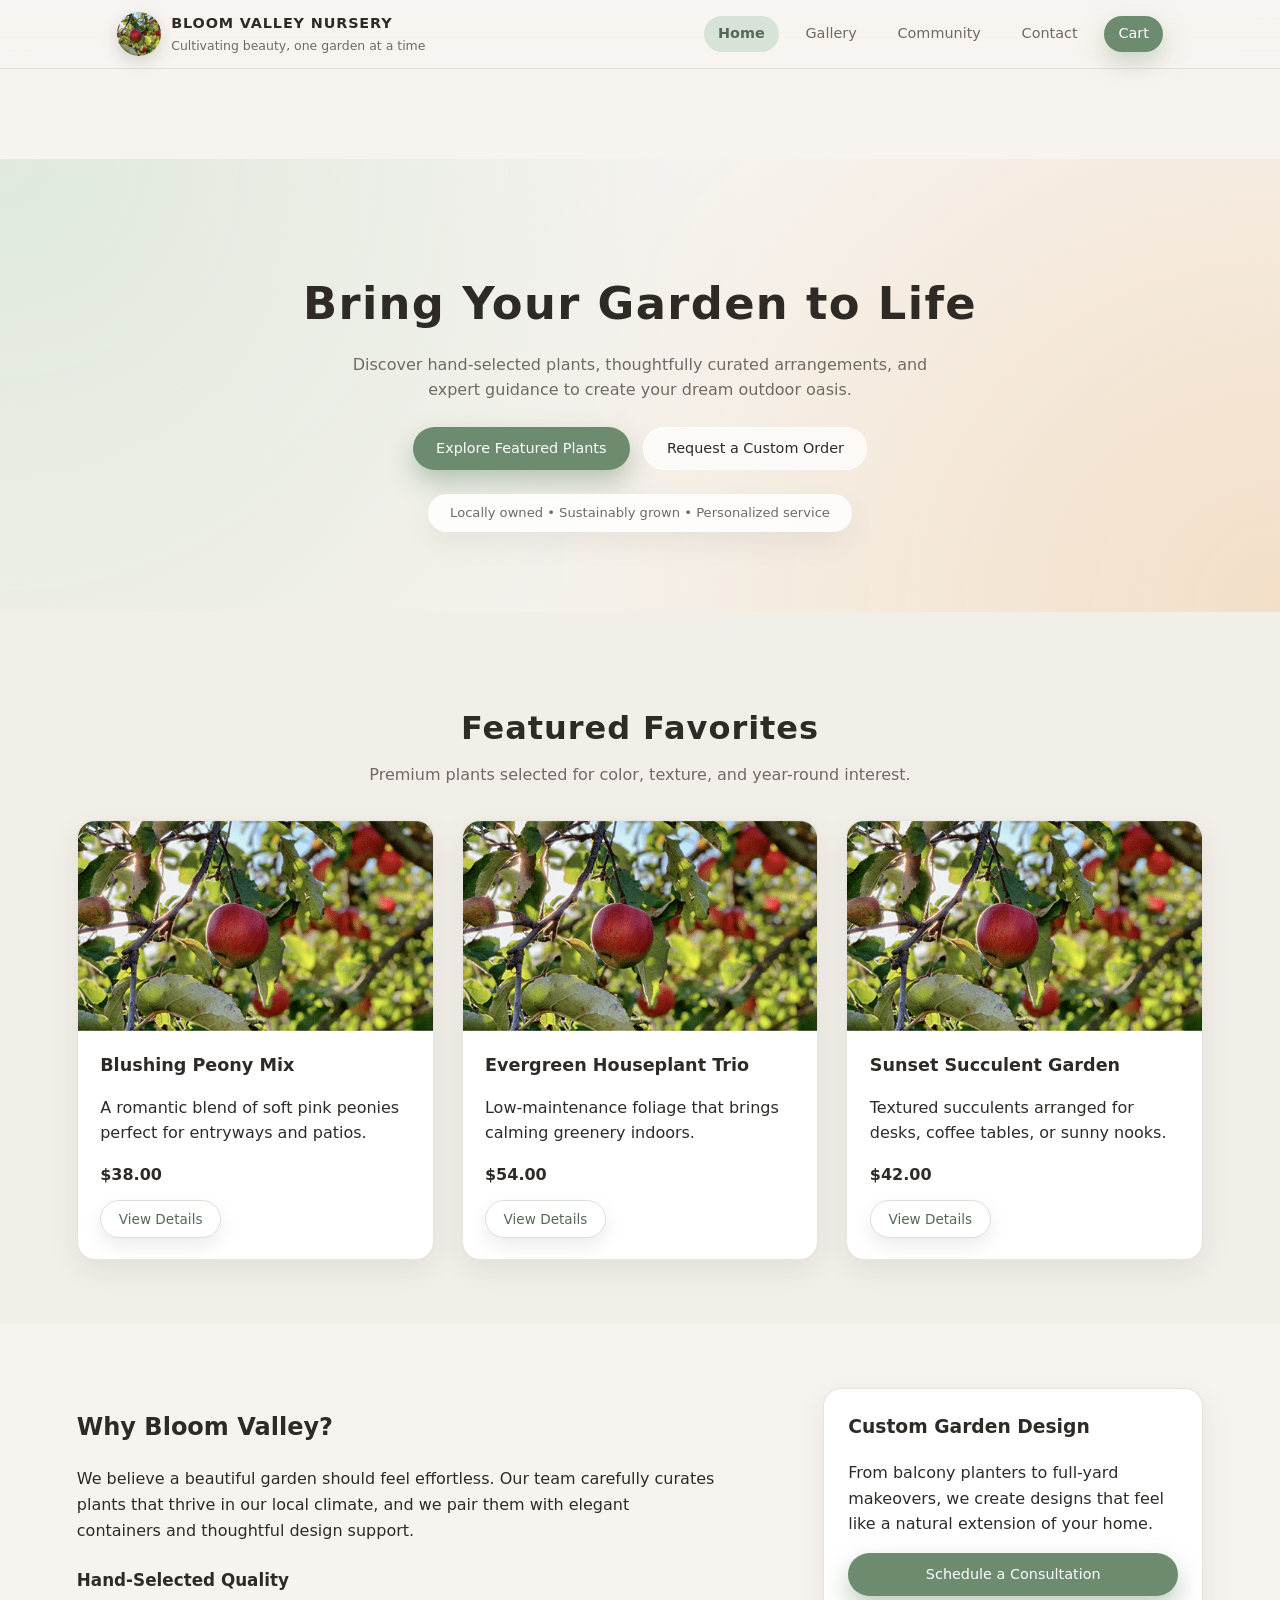
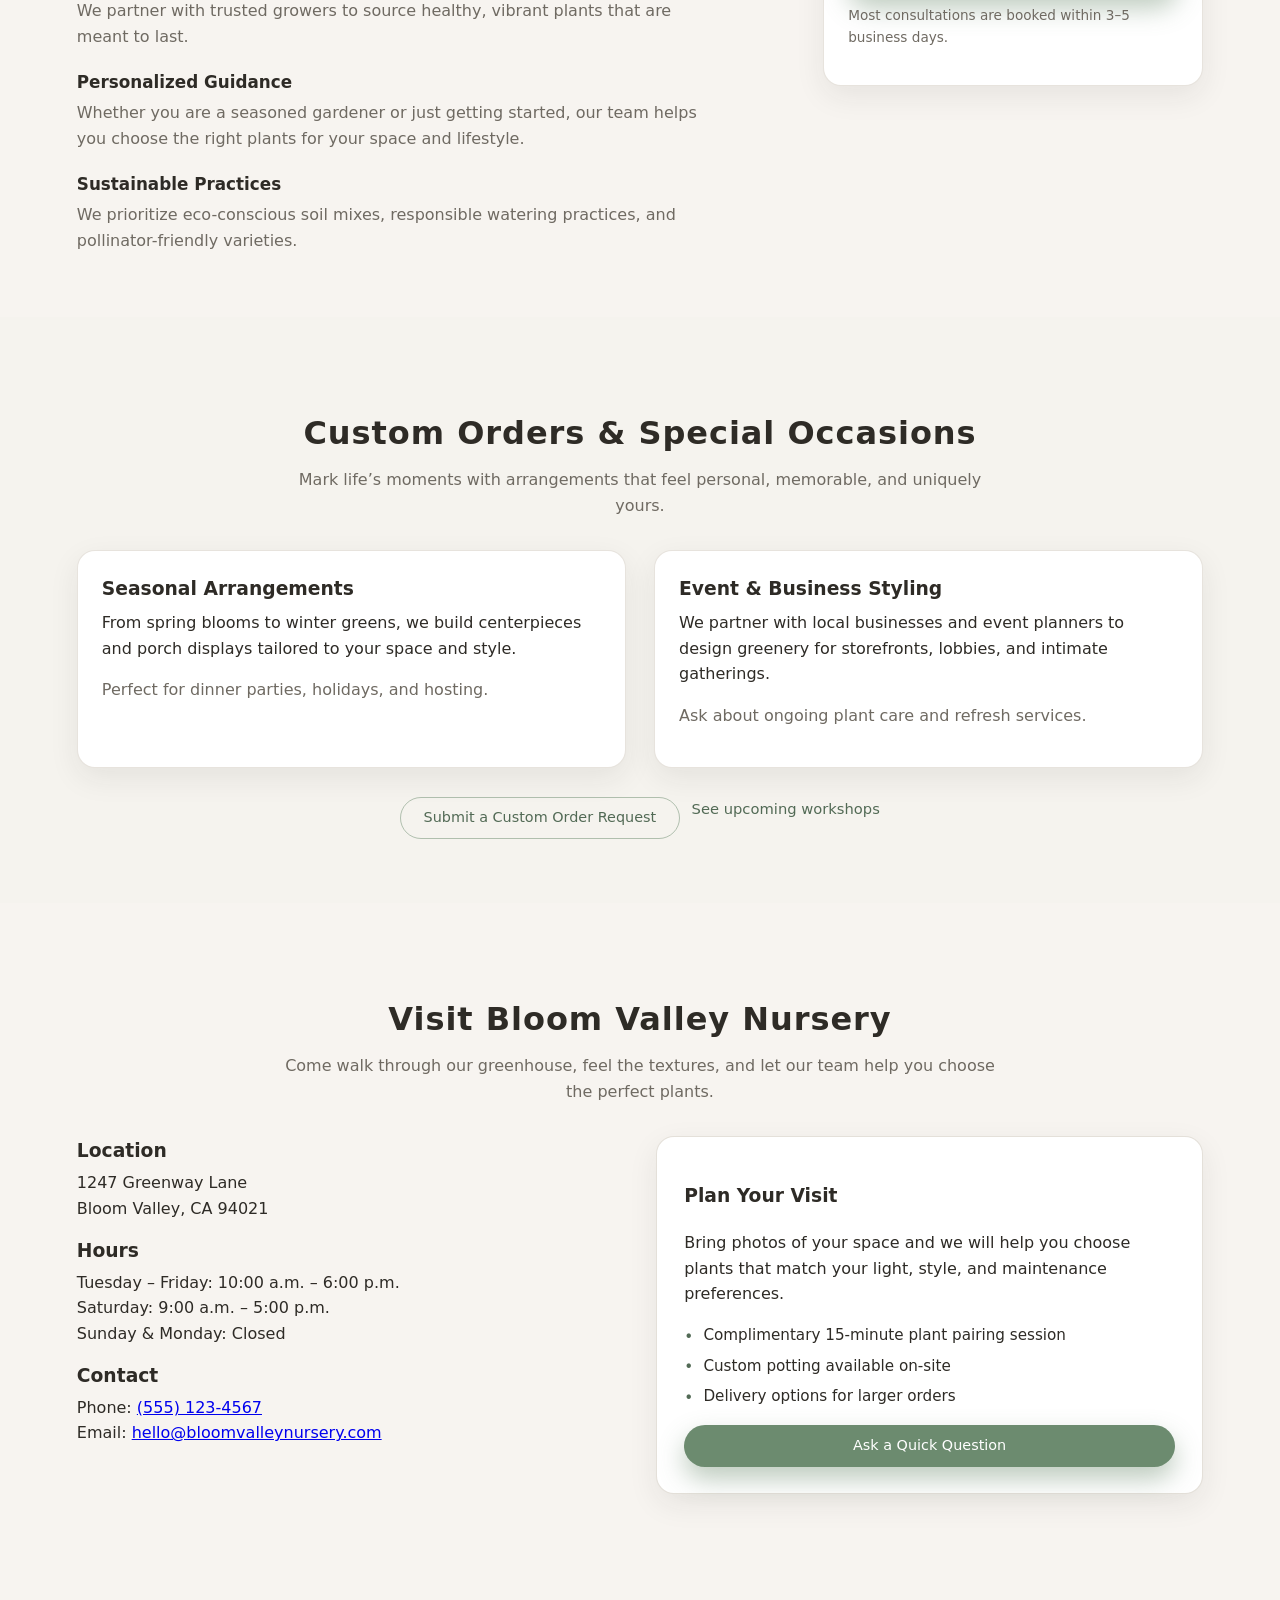
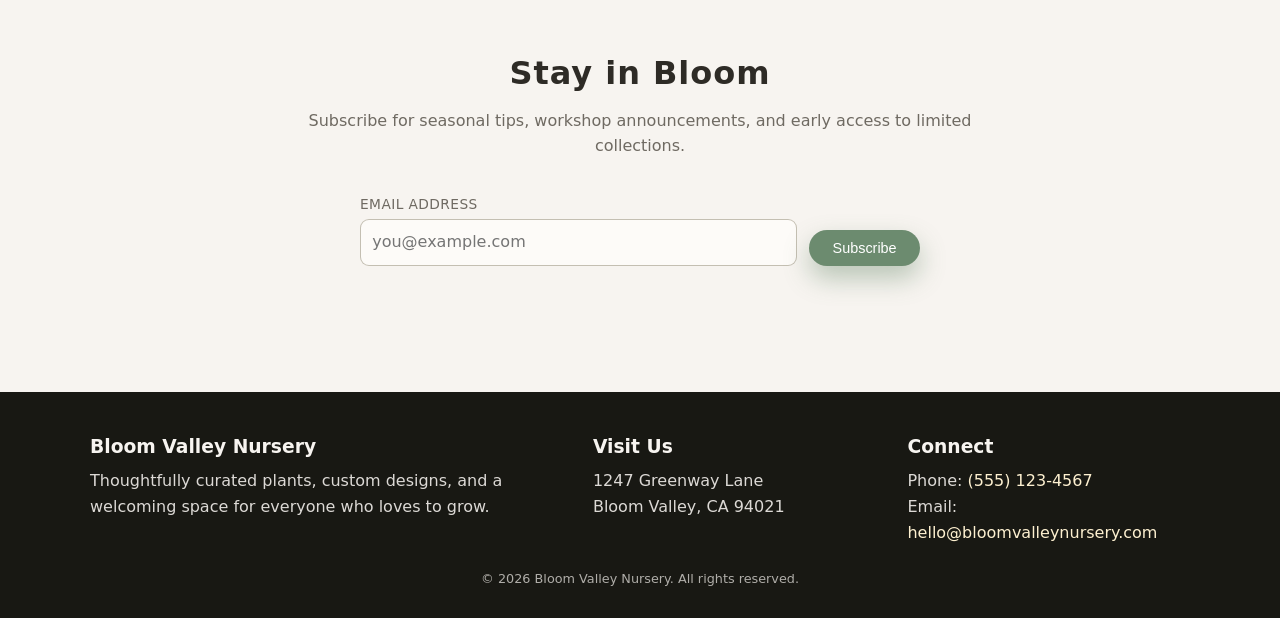
<file: WebDevClass/index.html>
<!DOCTYPE html>
<html lang="en">
<head>
  <meta charset="UTF-8">
  <title>Bloom Valley Nursery | Home</title>
  <meta name="viewport" content="width=device-width, initial-scale=1.0">
  <meta name="description" content="Bloom Valley Nursery – premium plants, garden design, and custom arrangements for your home and outdoor spaces.">
  <link rel="stylesheet" href="css/styles.css">
</head>
<body data-page="home">
  <a class="skip-link" href="#main-content">Skip to main content</a>

  <header class="site-header">
    <div class="header-inner">
      <a href="index.html" class="brand">
        <img src="images/Client1_AppleTree.png" alt="Bloom Valley Nursery logo" class="brand-logo">
        <div class="brand-text">
          <span class="brand-name">Bloom Valley Nursery</span>
          <span class="brand-tagline">Cultivating beauty, one garden at a time</span>
        </div>
      </a>

      <button class="nav-toggle" aria-label="Toggle navigation" aria-expanded="false" aria-controls="primary-nav">
        <span class="nav-toggle-bar"></span>
        <span class="nav-toggle-bar"></span>
        <span class="nav-toggle-bar"></span>
      </button>

      <nav id="primary-nav" class="site-nav" aria-label="Primary navigation">
        <ul>
          <li><a href="index.html" class="nav-link current">Home</a></li>
          <li><a href="gallery.html" class="nav-link">Gallery</a></li>
          <li><a href="community.html" class="nav-link">Community</a></li>
          <li><a href="contact.html" class="nav-link">Contact</a></li>
          <li><a href="cart.html" class="nav-link nav-cta">Cart</a></li>
        </ul>
      </nav>
    </div>
  </header>

  <main id="main-content">
    <section class="hero">
      <div class="hero-content">
        <h1>Bring Your Garden to Life</h1>
        <p>Discover hand-selected plants, thoughtfully curated arrangements, and expert guidance to create your dream outdoor oasis.</p>
        <div class="hero-actions">
          <a href="gallery.html" class="btn btn-primary">Explore Featured Plants</a>
          <a href="contact.html" class="btn btn-ghost">Request a Custom Order</a>
        </div>
      </div>
      <div class="hero-highlight">
        <p class="hero-pill">Locally owned • Sustainably grown • Personalized service</p>
      </div>
    </section>

    <section class="section section-featured" aria-labelledby="featured-products-heading">
      <div class="section-header">
        <h2 id="featured-products-heading">Featured Favorites</h2>
        <p>Premium plants selected for color, texture, and year-round interest.</p>
      </div>
      <div class="card-grid card-grid-3">
        <article class="product-card">
          <img src="images/Client1_AppleTree.png" alt="Potted flowering plant with soft pink blooms" class="product-image">
          <div class="product-body">
            <h3>Blushing Peony Mix</h3>
            <p>A romantic blend of soft pink peonies perfect for entryways and patios.</p>
            <p class="product-price">$38.00</p>
            <a href="gallery.html" class="btn btn-secondary btn-sm">View Details</a>
          </div>
        </article>
        <article class="product-card">
          <img src="images/Client1_AppleTree.png" alt="Array of green leafy houseplants in ceramic pots" class="product-image">
          <div class="product-body">
            <h3>Evergreen Houseplant Trio</h3>
            <p>Low-maintenance foliage that brings calming greenery indoors.</p>
            <p class="product-price">$54.00</p>
            <a href="gallery.html" class="btn btn-secondary btn-sm">View Details</a>
          </div>
        </article>
        <article class="product-card">
          <img src="images/Client1_AppleTree.png" alt="Succulent arrangement in a shallow stone container" class="product-image">
          <div class="product-body">
            <h3>Sunset Succulent Garden</h3>
            <p>Textured succulents arranged for desks, coffee tables, or sunny nooks.</p>
            <p class="product-price">$42.00</p>
            <a href="gallery.html" class="btn btn-secondary btn-sm">View Details</a>
          </div>
        </article>
      </div>
    </section>

    <section class="section section-split" aria-labelledby="why-shop-heading">
      <div class="section-content">
        <h2 id="why-shop-heading">Why Bloom Valley?</h2>
        <p>We believe a beautiful garden should feel effortless. Our team carefully curates plants that thrive in our local climate, and we pair them with elegant containers and thoughtful design support.</p>
        <ul class="icon-list">
          <li>
            <h3>Hand-Selected Quality</h3>
            <p>We partner with trusted growers to source healthy, vibrant plants that are meant to last.</p>
          </li>
          <li>
            <h3>Personalized Guidance</h3>
            <p>Whether you are a seasoned gardener or just getting started, our team helps you choose the right plants for your space and lifestyle.</p>
          </li>
          <li>
            <h3>Sustainable Practices</h3>
            <p>We prioritize eco-conscious soil mixes, responsible watering practices, and pollinator-friendly varieties.</p>
          </li>
        </ul>
      </div>
      <aside class="section-aside" aria-label="Custom design highlights">
        <div class="aside-card">
          <h3>Custom Garden Design</h3>
          <p>From balcony planters to full-yard makeovers, we create designs that feel like a natural extension of your home.</p>
          <a href="contact.html" class="btn btn-primary btn-block">Schedule a Consultation</a>
          <p class="aside-note">Most consultations are booked within 3–5 business days.</p>
        </div>
      </aside>
    </section>

    <section class="section section-custom" aria-labelledby="custom-orders-heading">
      <div class="section-header">
        <h2 id="custom-orders-heading">Custom Orders & Special Occasions</h2>
        <p>Mark life’s moments with arrangements that feel personal, memorable, and uniquely yours.</p>
      </div>
      <div class="card-grid card-grid-2">
        <article class="info-card">
          <h3>Seasonal Arrangements</h3>
          <p>From spring blooms to winter greens, we build centerpieces and porch displays tailored to your space and style.</p>
          <p class="muted">Perfect for dinner parties, holidays, and hosting.</p>
        </article>
        <article class="info-card">
          <h3>Event & Business Styling</h3>
          <p>We partner with local businesses and event planners to design greenery for storefronts, lobbies, and intimate gatherings.</p>
          <p class="muted">Ask about ongoing plant care and refresh services.</p>
        </article>
      </div>
      <div class="section-cta-row">
        <a href="contact.html" class="btn btn-outline">Submit a Custom Order Request</a>
        <a href="community.html" class="link-inline">See upcoming workshops</a>
      </div>
    </section>

    <section class="section section-visit" aria-labelledby="visit-heading">
      <div class="section-header">
        <h2 id="visit-heading">Visit Bloom Valley Nursery</h2>
        <p>Come walk through our greenhouse, feel the textures, and let our team help you choose the perfect plants.</p>
      </div>
      <div class="visit-grid">
        <div class="visit-details">
          <h3>Location</h3>
          <p>1247 Greenway Lane<br>Bloom Valley, CA 94021</p>

          <h3>Hours</h3>
          <p>
            Tuesday – Friday: 10:00 a.m. – 6:00 p.m.<br>
            Saturday: 9:00 a.m. – 5:00 p.m.<br>
            Sunday & Monday: Closed
          </p>

          <h3>Contact</h3>
          <p>
            Phone: <a href="tel:+15551234567">(555) 123-4567</a><br>
            Email: <a href="mailto:hello@bloomvalleynursery.com">hello@bloomvalleynursery.com</a>
          </p>
        </div>
        <div class="visit-cta">
          <div class="visit-card">
            <h3>Plan Your Visit</h3>
            <p>Bring photos of your space and we will help you choose plants that match your light, style, and maintenance preferences.</p>
            <ul class="checklist">
              <li>Complimentary 15-minute plant pairing session</li>
              <li>Custom potting available on-site</li>
              <li>Delivery options for larger orders</li>
            </ul>
            <a href="contact.html" class="btn btn-primary btn-block">Ask a Quick Question</a>
          </div>
        </div>
      </div>
    </section>

    <section class="section section-subscribe" aria-labelledby="subscribe-heading">
      <div class="section-header">
        <h2 id="subscribe-heading">Stay in Bloom</h2>
        <p>Subscribe for seasonal tips, workshop announcements, and early access to limited collections.</p>
      </div>
      <form id="subscribe-form" class="form-inline" novalidate>
        <div class="form-group">
          <label for="subscribe-email">Email address</label>
          <input type="email" id="subscribe-email" name="subscribe-email" required placeholder="you@example.com">
        </div>
        <button type="submit" class="btn btn-primary">Subscribe</button>
      </form>
      <p id="subscribe-message" class="form-message" role="status" aria-live="polite"></p>
    </section>
  </main>

  <footer class="site-footer">
    <div class="footer-inner">
      <div class="footer-column">
        <h3>Bloom Valley Nursery</h3>
        <p>Thoughtfully curated plants, custom designs, and a welcoming space for everyone who loves to grow.</p>
      </div>
      <div class="footer-column">
        <h3>Visit Us</h3>
        <p>1247 Greenway Lane<br>Bloom Valley, CA 94021</p>
      </div>
      <div class="footer-column">
        <h3>Connect</h3>
        <p>
          Phone: <a href="tel:+15551234567">(555) 123-4567</a><br>
          Email: <a href="mailto:hello@bloomvalleynursery.com">hello@bloomvalleynursery.com</a>
        </p>
      </div>
    </div>
    <p class="footer-bottom">&copy; <span id="footer-year"></span> Bloom Valley Nursery. All rights reserved.</p>
  </footer>

  <script src="js/app.js"></script>
</body>
</html>
</file>
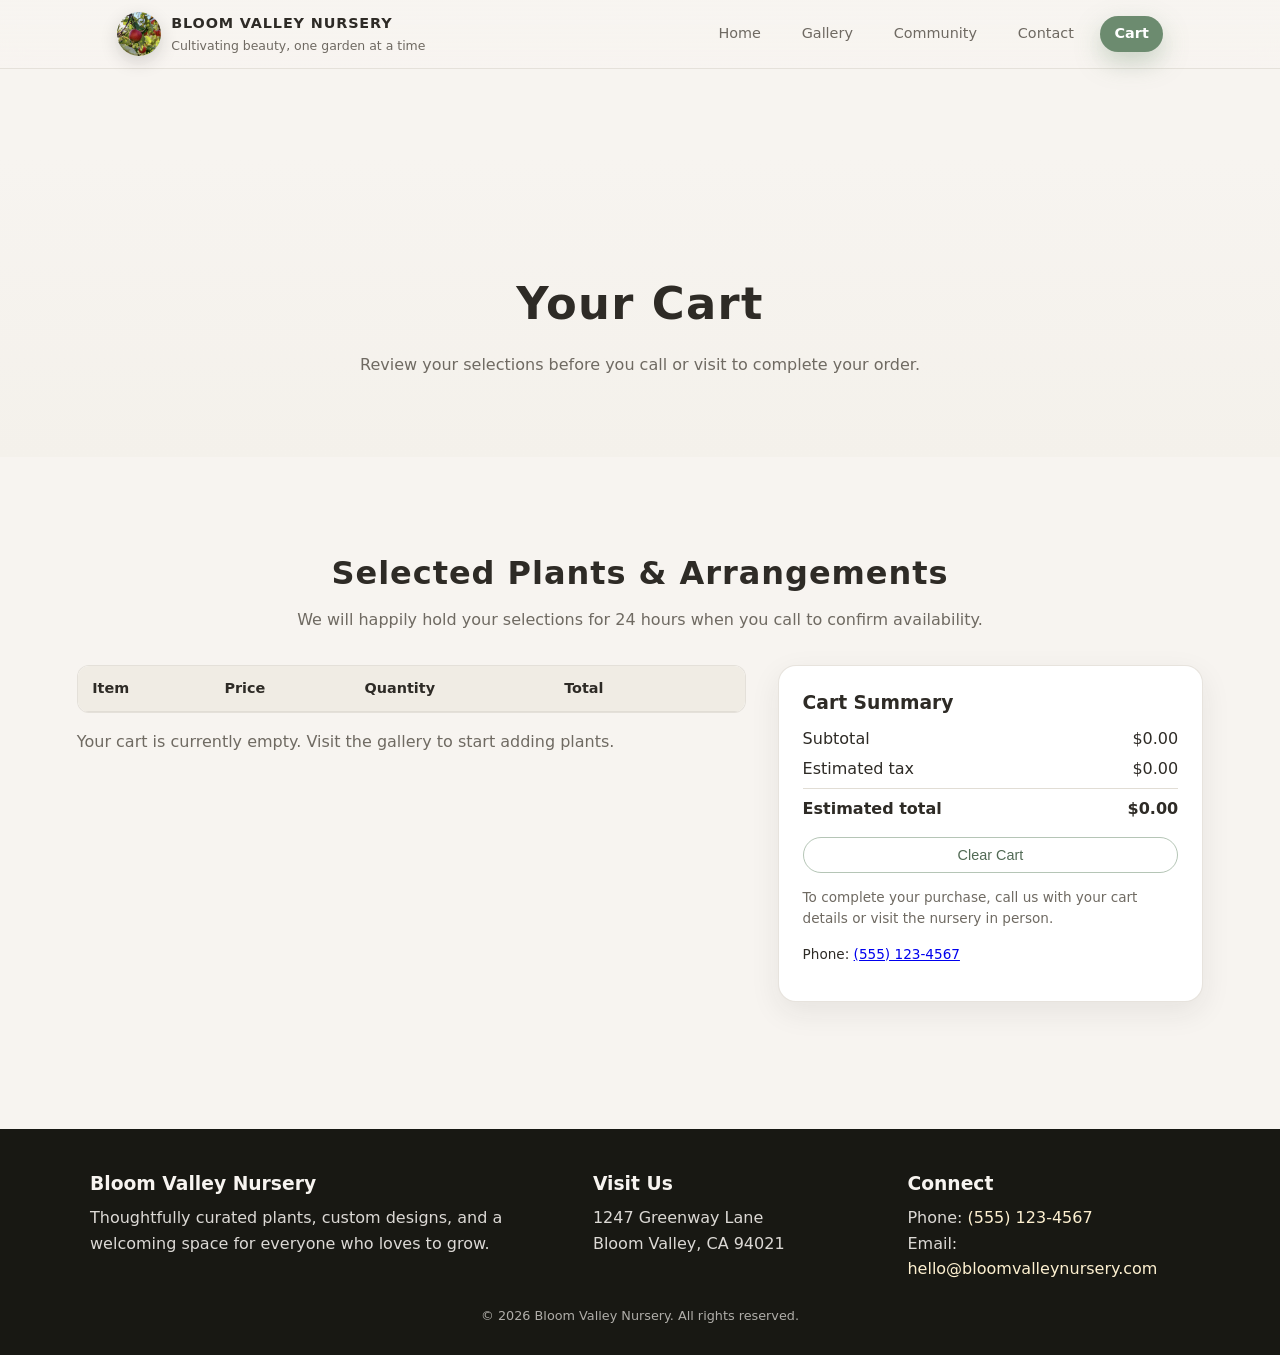
<file: WebDevClass/cart.html>
<!DOCTYPE html>
<html lang="en">
<head>
  <meta charset="UTF-8">
  <title>Bloom Valley Nursery | Cart</title>
  <meta name="viewport" content="width=device-width, initial-scale=1.0">
  <meta name="description" content="Review your Bloom Valley Nursery cart, adjust quantities, and finalize your plant selections.">
  <link rel="stylesheet" href="css/styles.css">
</head>
<body data-page="cart">
  <a class="skip-link" href="#main-content">Skip to main content</a>

  <header class="site-header">
    <div class="header-inner">
      <a href="index.html" class="brand">
        <img src="images/Client1_AppleTree.png" alt="Bloom Valley Nursery logo" class="brand-logo">
        <div class="brand-text">
          <span class="brand-name">Bloom Valley Nursery</span>
          <span class="brand-tagline">Cultivating beauty, one garden at a time</span>
        </div>
      </a>

      <button class="nav-toggle" aria-label="Toggle navigation" aria-expanded="false" aria-controls="primary-nav">
        <span class="nav-toggle-bar"></span>
        <span class="nav-toggle-bar"></span>
        <span class="nav-toggle-bar"></span>
      </button>

      <nav id="primary-nav" class="site-nav" aria-label="Primary navigation">
        <ul>
          <li><a href="index.html" class="nav-link">Home</a></li>
          <li><a href="gallery.html" class="nav-link">Gallery</a></li>
          <li><a href="community.html" class="nav-link">Community</a></li>
          <li><a href="contact.html" class="nav-link">Contact</a></li>
          <li><a href="cart.html" class="nav-link nav-cta current">Cart</a></li>
        </ul>
      </nav>
    </div>
  </header>

  <main id="main-content">
    <section class="hero hero-soft">
      <div class="hero-content">
        <h1>Your Cart</h1>
        <p>Review your selections before you call or visit to complete your order.</p>
      </div>
    </section>

    <section class="section section-cart" aria-labelledby="cart-heading">
      <div class="section-header">
        <h2 id="cart-heading">Selected Plants & Arrangements</h2>
        <p>We will happily hold your selections for 24 hours when you call to confirm availability.</p>
      </div>

      <div class="cart-layout">
        <div class="cart-main">
          <div class="table-scroll">
            <table class="cart-table" aria-describedby="cart-heading">
              <thead>
                <tr>
                  <th scope="col">Item</th>
                  <th scope="col">Price</th>
                  <th scope="col">Quantity</th>
                  <th scope="col">Total</th>
                  <th scope="col"><span class="visually-hidden">Remove item</span></th>
                </tr>
              </thead>
              <tbody id="cart-items">
                <!-- Cart items populated by JavaScript -->
              </tbody>
            </table>
          </div>
          <p id="cart-empty-message" class="muted" aria-live="polite"></p>
        </div>

        <aside class="cart-summary" aria-label="Order summary">
          <div class="summary-card">
            <h3>Cart Summary</h3>
            <dl class="summary-list">
              <div class="summary-row">
                <dt>Subtotal</dt>
                <dd id="cart-subtotal">$0.00</dd>
              </div>
              <div class="summary-row">
                <dt>Estimated tax</dt>
                <dd id="cart-tax">$0.00</dd>
              </div>
              <div class="summary-row summary-row-total">
                <dt>Estimated total</dt>
                <dd id="cart-total">$0.00</dd>
              </div>
            </dl>
            <button id="clear-cart-btn" class="btn btn-outline btn-block" type="button">Clear Cart</button>
            <p class="muted small">To complete your purchase, call us with your cart details or visit the nursery in person.</p>
            <p class="small">Phone: <a href="tel:+15551234567">(555) 123-4567</a></p>
          </div>
        </aside>
      </div>

      <p id="cart-message" class="form-message" role="status" aria-live="polite"></p>
    </section>
  </main>

  <footer class="site-footer">
    <div class="footer-inner">
      <div class="footer-column">
        <h3>Bloom Valley Nursery</h3>
        <p>Thoughtfully curated plants, custom designs, and a welcoming space for everyone who loves to grow.</p>
      </div>
      <div class="footer-column">
        <h3>Visit Us</h3>
        <p>1247 Greenway Lane<br>Bloom Valley, CA 94021</p>
      </div>
      <div class="footer-column">
        <h3>Connect</h3>
        <p>
          Phone: <a href="tel:+15551234567">(555) 123-4567</a><br>
          Email: <a href="mailto:hello@bloomvalleynursery.com">hello@bloomvalleynursery.com</a>
        </p>
      </div>
    </div>
    <p class="footer-bottom">&copy; <span id="footer-year"></span> Bloom Valley Nursery. All rights reserved.</p>
  </footer>

  <script src="js/app.js"></script>
</body>
</html>
</file>
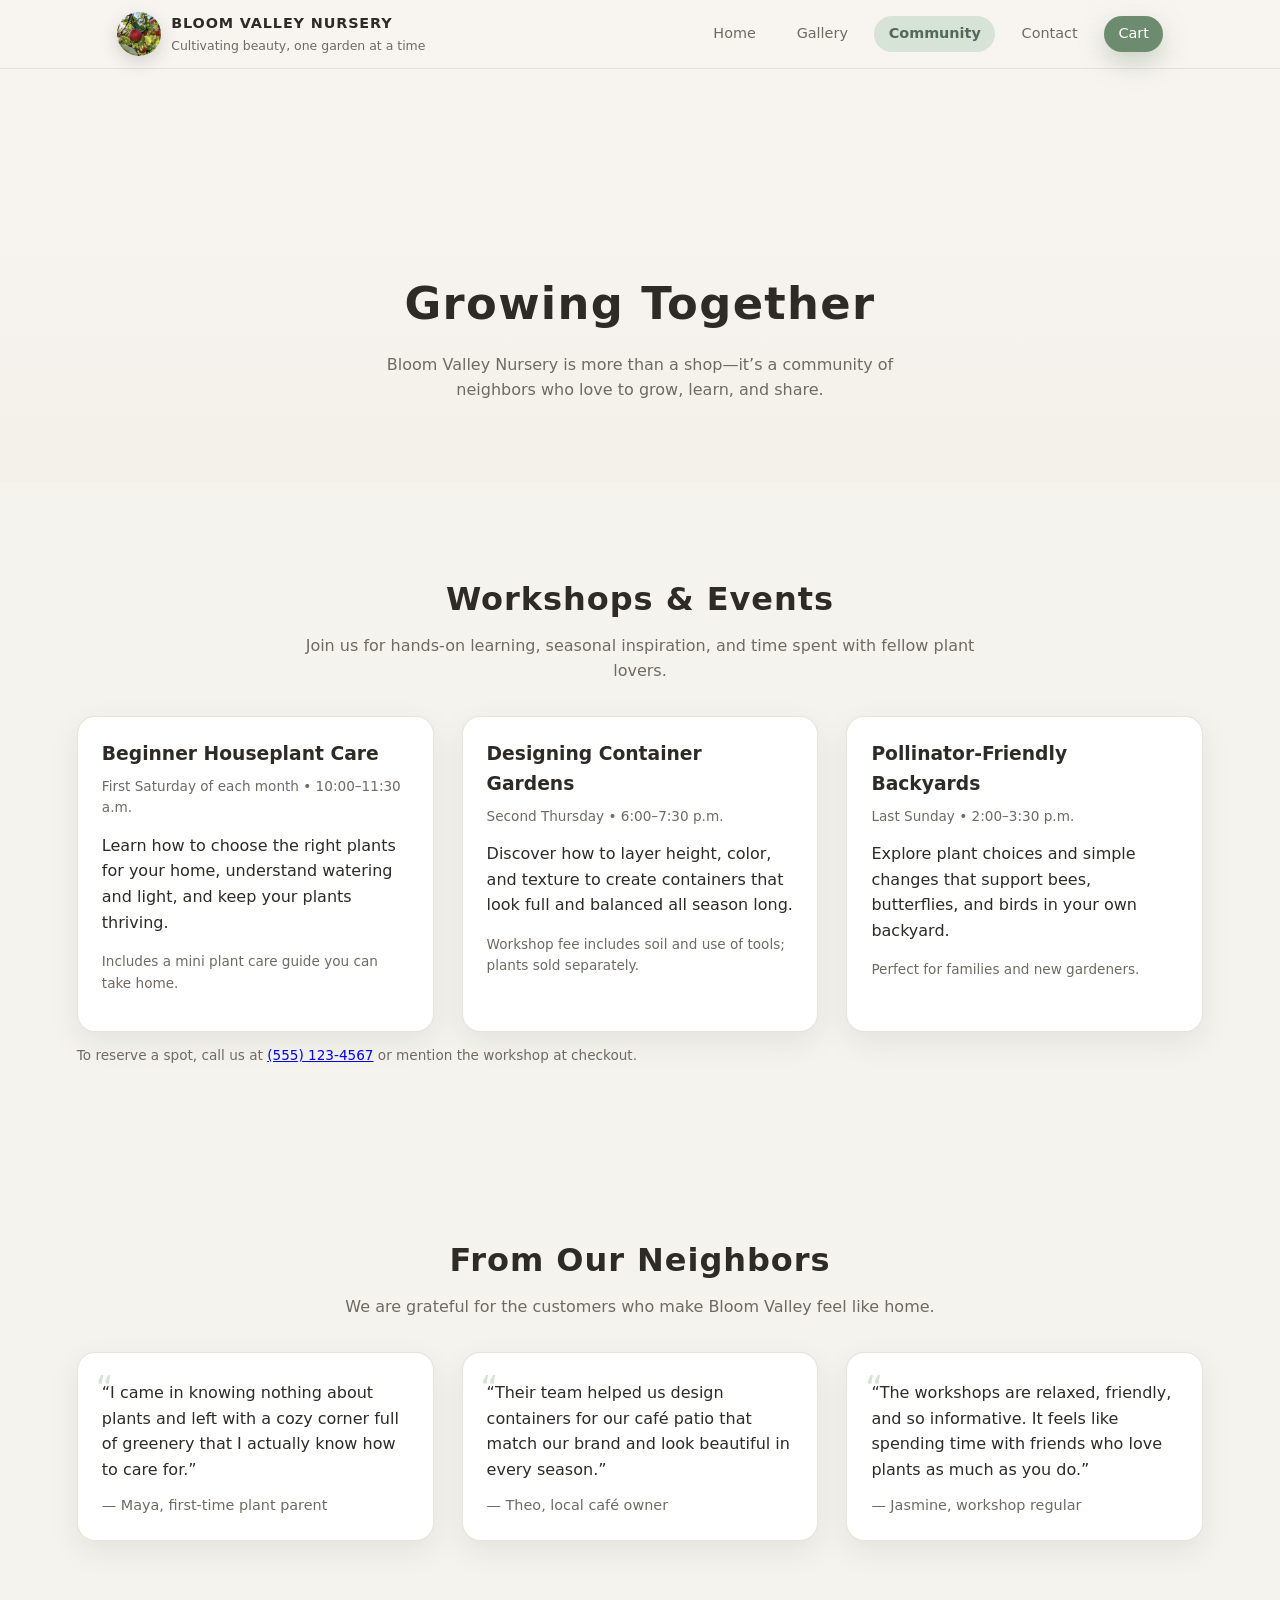
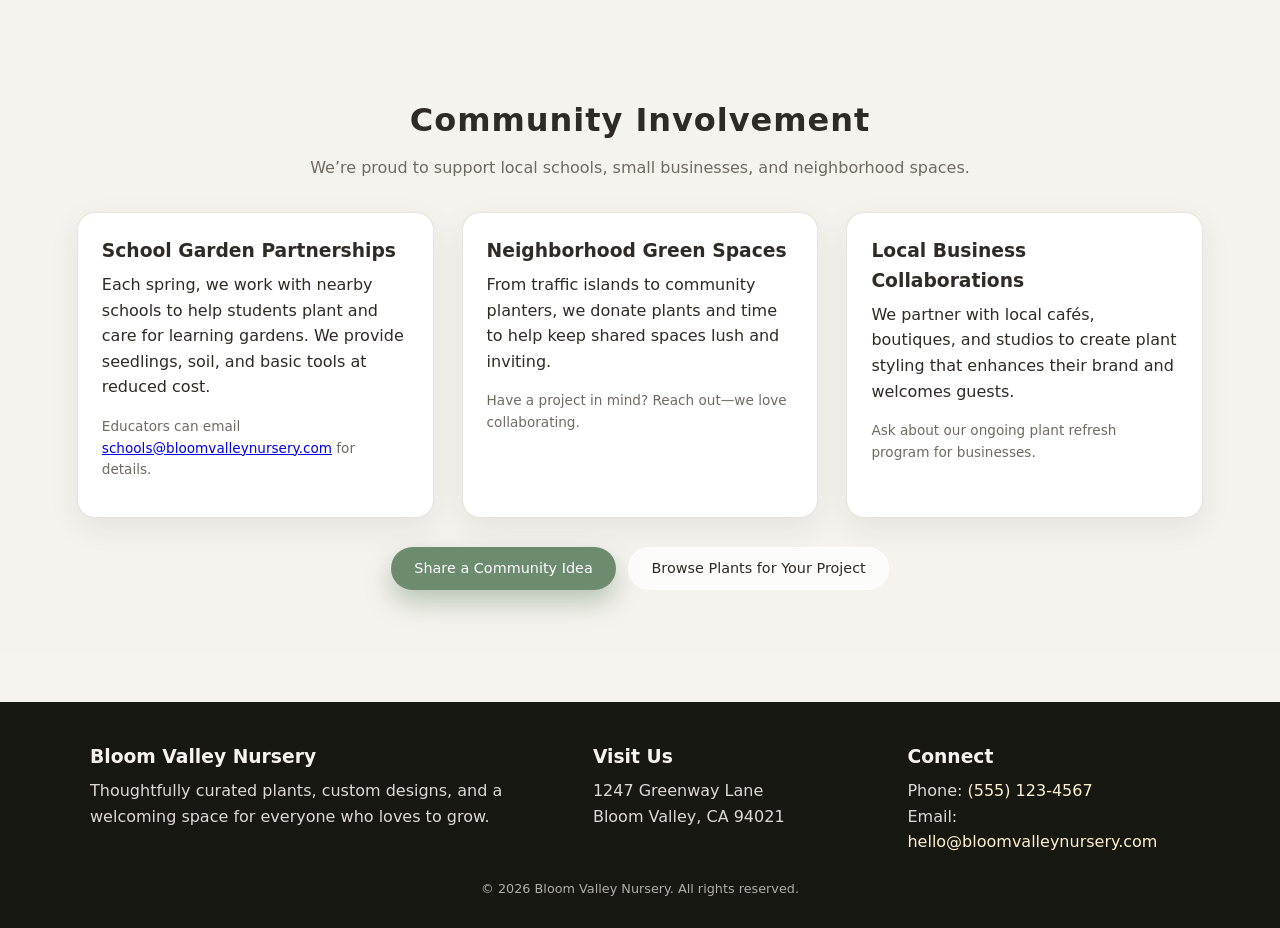
<file: WebDevClass/community.html>
<!DOCTYPE html>
<html lang="en">
<head>
  <meta charset="UTF-8">
  <title>Bloom Valley Nursery | Community & Workshops</title>
  <meta name="viewport" content="width=device-width, initial-scale=1.0">
  <meta name="description" content="Explore Bloom Valley Nursery community events, gardening workshops, and local partnerships.">
  <link rel="stylesheet" href="css/styles.css">
</head>
<body data-page="community">
  <a class="skip-link" href="#main-content">Skip to main content</a>

  <header class="site-header">
    <div class="header-inner">
      <a href="index.html" class="brand">
        <img src="images/Client1_AppleTree.png" alt="Bloom Valley Nursery logo" class="brand-logo">
        <div class="brand-text">
          <span class="brand-name">Bloom Valley Nursery</span>
          <span class="brand-tagline">Cultivating beauty, one garden at a time</span>
        </div>
      </a>

      <button class="nav-toggle" aria-label="Toggle navigation" aria-expanded="false" aria-controls="primary-nav">
        <span class="nav-toggle-bar"></span>
        <span class="nav-toggle-bar"></span>
        <span class="nav-toggle-bar"></span>
      </button>

      <nav id="primary-nav" class="site-nav" aria-label="Primary navigation">
        <ul>
          <li><a href="index.html" class="nav-link">Home</a></li>
          <li><a href="gallery.html" class="nav-link">Gallery</a></li>
          <li><a href="community.html" class="nav-link current">Community</a></li>
          <li><a href="contact.html" class="nav-link">Contact</a></li>
          <li><a href="cart.html" class="nav-link nav-cta">Cart</a></li>
        </ul>
      </nav>
    </div>
  </header>

  <main id="main-content">
    <section class="hero hero-soft">
      <div class="hero-content">
        <h1>Growing Together</h1>
        <p>Bloom Valley Nursery is more than a shop—it’s a community of neighbors who love to grow, learn, and share.</p>
      </div>
    </section>

    <section class="section section-community" aria-labelledby="events-heading">
      <div class="section-header">
        <h2 id="events-heading">Workshops & Events</h2>
        <p>Join us for hands-on learning, seasonal inspiration, and time spent with fellow plant lovers.</p>
      </div>
      <div class="card-grid card-grid-3">
        <article class="info-card">
          <h3>Beginner Houseplant Care</h3>
          <p class="muted small">First Saturday of each month • 10:00–11:30 a.m.</p>
          <p>Learn how to choose the right plants for your home, understand watering and light, and keep your plants thriving.</p>
          <p class="muted small">Includes a mini plant care guide you can take home.</p>
        </article>
        <article class="info-card">
          <h3>Designing Container Gardens</h3>
          <p class="muted small">Second Thursday • 6:00–7:30 p.m.</p>
          <p>Discover how to layer height, color, and texture to create containers that look full and balanced all season long.</p>
          <p class="muted small">Workshop fee includes soil and use of tools; plants sold separately.</p>
        </article>
        <article class="info-card">
          <h3>Pollinator-Friendly Backyards</h3>
          <p class="muted small">Last Sunday • 2:00–3:30 p.m.</p>
          <p>Explore plant choices and simple changes that support bees, butterflies, and birds in your own backyard.</p>
          <p class="muted small">Perfect for families and new gardeners.</p>
        </article>
      </div>
      <p class="muted small">To reserve a spot, call us at <a href="tel:+15551234567">(555) 123-4567</a> or mention the workshop at checkout.</p>
    </section>

    <section class="section section-community" aria-labelledby="testimonials-heading">
      <div class="section-header">
        <h2 id="testimonials-heading">From Our Neighbors</h2>
        <p>We are grateful for the customers who make Bloom Valley feel like home.</p>
      </div>
      <div class="card-grid card-grid-3">
        <article class="testimonial-card">
          <p class="testimonial-quote">“I came in knowing nothing about plants and left with a cozy corner full of greenery that I actually know how to care for.”</p>
          <p class="testimonial-name">— Maya, first-time plant parent</p>
        </article>
        <article class="testimonial-card">
          <p class="testimonial-quote">“Their team helped us design containers for our café patio that match our brand and look beautiful in every season.”</p>
          <p class="testimonial-name">— Theo, local café owner</p>
        </article>
        <article class="testimonial-card">
          <p class="testimonial-quote">“The workshops are relaxed, friendly, and so informative. It feels like spending time with friends who love plants as much as you do.”</p>
          <p class="testimonial-name">— Jasmine, workshop regular</p>
        </article>
      </div>
    </section>

    <section class="section section-community" aria-labelledby="involvement-heading">
      <div class="section-header">
        <h2 id="involvement-heading">Community Involvement</h2>
        <p>We’re proud to support local schools, small businesses, and neighborhood spaces.</p>
      </div>
      <div class="community-grid">
        <article class="info-card">
          <h3>School Garden Partnerships</h3>
          <p>Each spring, we work with nearby schools to help students plant and care for learning gardens. We provide seedlings, soil, and basic tools at reduced cost.</p>
          <p class="muted small">Educators can email <a href="mailto:schools@bloomvalleynursery.com">schools@bloomvalleynursery.com</a> for details.</p>
        </article>
        <article class="info-card">
          <h3>Neighborhood Green Spaces</h3>
          <p>From traffic islands to community planters, we donate plants and time to help keep shared spaces lush and inviting.</p>
          <p class="muted small">Have a project in mind? Reach out—we love collaborating.</p>
        </article>
        <article class="info-card">
          <h3>Local Business Collaborations</h3>
          <p>We partner with local cafés, boutiques, and studios to create plant styling that enhances their brand and welcomes guests.</p>
          <p class="muted small">Ask about our ongoing plant refresh program for businesses.</p>
        </article>
      </div>
      <div class="section-cta-row">
        <a href="contact.html" class="btn btn-primary">Share a Community Idea</a>
        <a href="gallery.html" class="btn btn-ghost">Browse Plants for Your Project</a>
      </div>
    </section>
  </main>

  <footer class="site-footer">
    <div class="footer-inner">
      <div class="footer-column">
        <h3>Bloom Valley Nursery</h3>
        <p>Thoughtfully curated plants, custom designs, and a welcoming space for everyone who loves to grow.</p>
      </div>
      <div class="footer-column">
        <h3>Visit Us</h3>
        <p>1247 Greenway Lane<br>Bloom Valley, CA 94021</p>
      </div>
      <div class="footer-column">
        <h3>Connect</h3>
        <p>
          Phone: <a href="tel:+15551234567">(555) 123-4567</a><br>
          Email: <a href="mailto:hello@bloomvalleynursery.com">hello@bloomvalleynursery.com</a>
        </p>
      </div>
    </div>
    <p class="footer-bottom">&copy; <span id="footer-year"></span> Bloom Valley Nursery. All rights reserved.</p>
  </footer>

  <script src="js/app.js"></script>
</body>
</html>
</file>
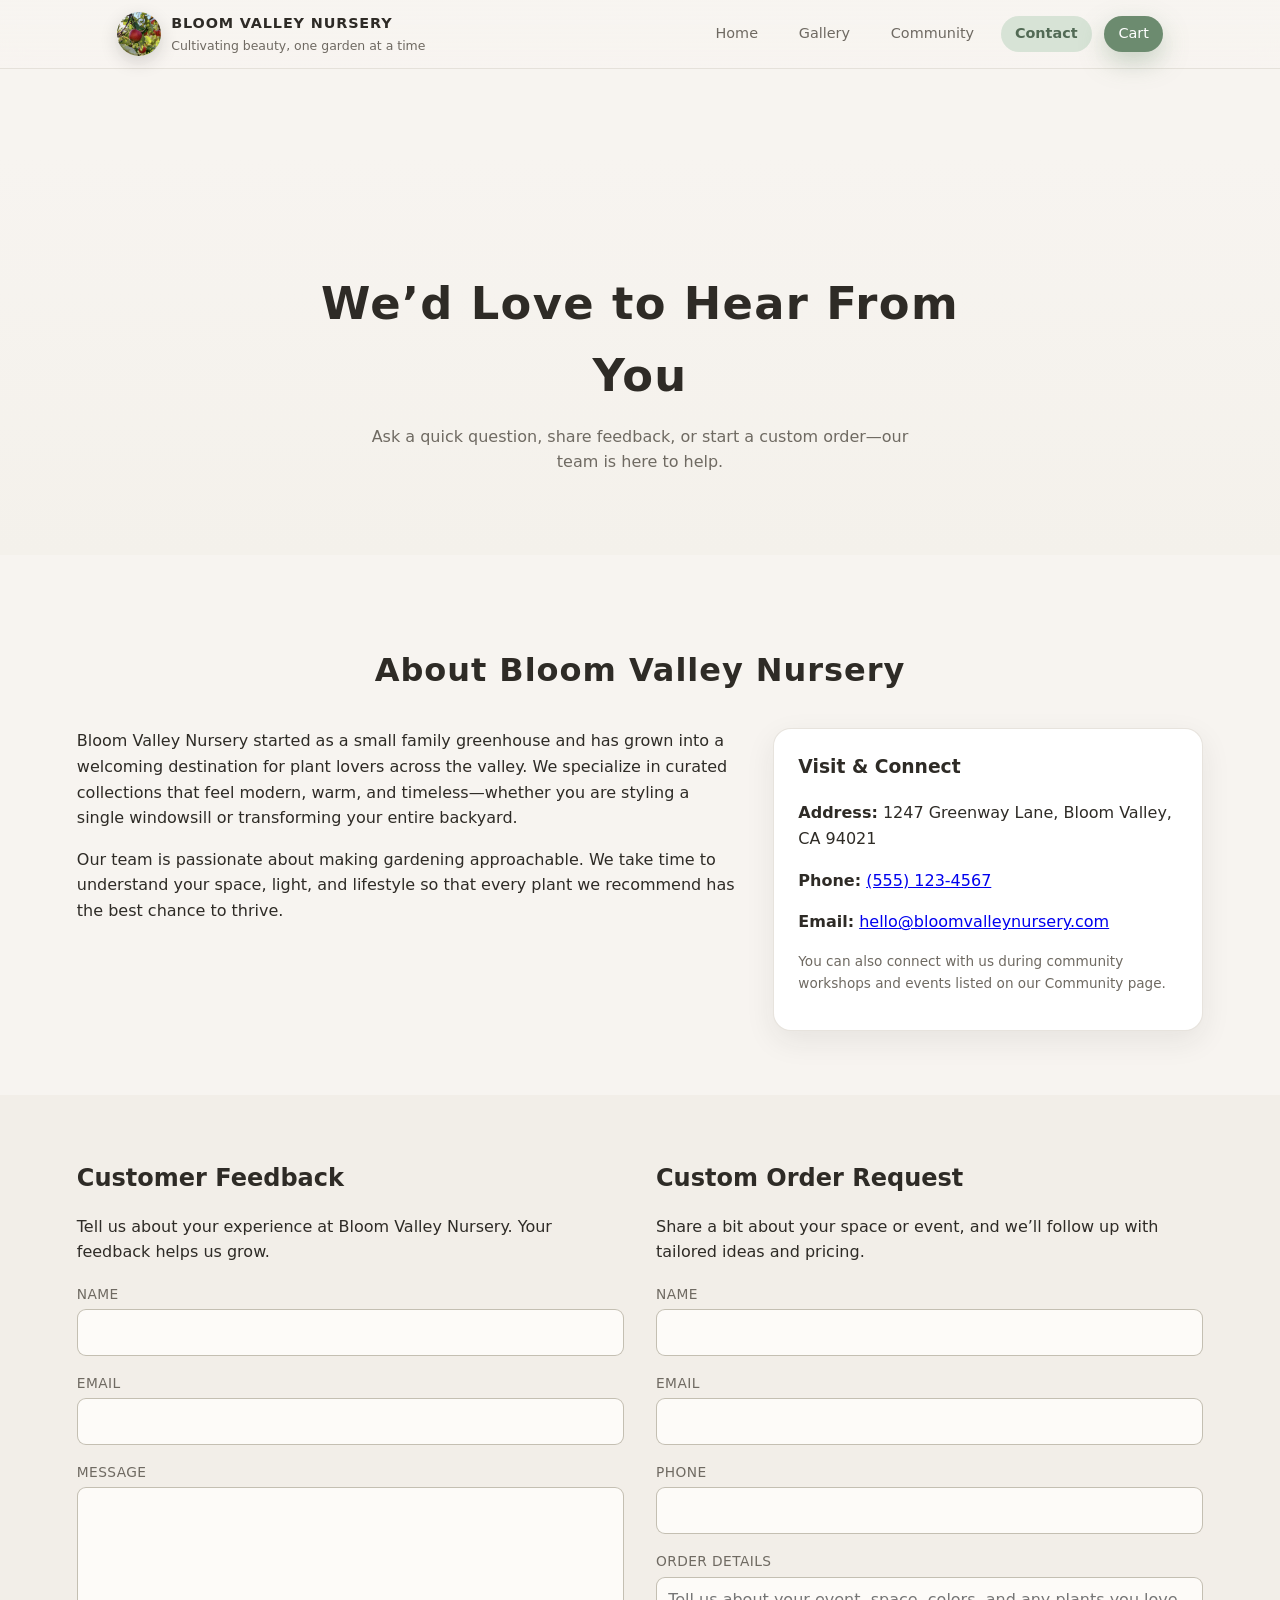
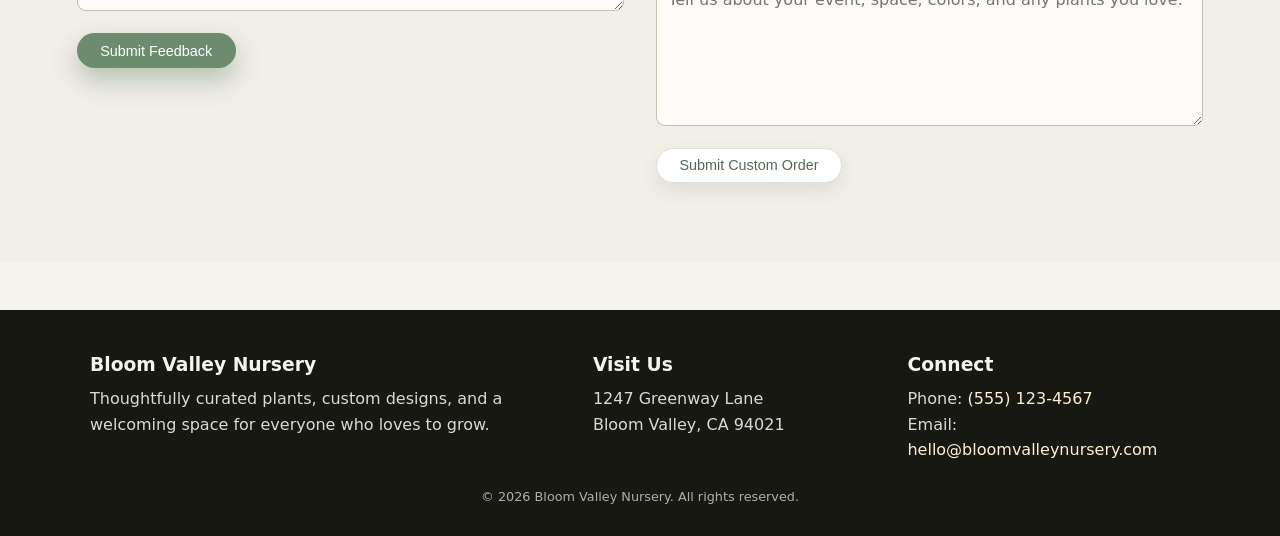
<file: WebDevClass/contact.html>
<!DOCTYPE html>
<html lang="en">
<head>
  <meta charset="UTF-8">
  <title>Bloom Valley Nursery | Contact & Custom Orders</title>
  <meta name="viewport" content="width=device-width, initial-scale=1.0">
  <meta name="description" content="Contact Bloom Valley Nursery, share feedback, and submit custom plant and arrangement requests.">
  <link rel="stylesheet" href="css/styles.css">
</head>
<body data-page="contact">
  <a class="skip-link" href="#main-content">Skip to main content</a>

  <header class="site-header">
    <div class="header-inner">
      <a href="index.html" class="brand">
        <img src="images/Client1_AppleTree.png" alt="Bloom Valley Nursery logo" class="brand-logo">
        <div class="brand-text">
          <span class="brand-name">Bloom Valley Nursery</span>
          <span class="brand-tagline">Cultivating beauty, one garden at a time</span>
        </div>
      </a>

      <button class="nav-toggle" aria-label="Toggle navigation" aria-expanded="false" aria-controls="primary-nav">
        <span class="nav-toggle-bar"></span>
        <span class="nav-toggle-bar"></span>
        <span class="nav-toggle-bar"></span>
      </button>

      <nav id="primary-nav" class="site-nav" aria-label="Primary navigation">
        <ul>
          <li><a href="index.html" class="nav-link">Home</a></li>
          <li><a href="gallery.html" class="nav-link">Gallery</a></li>
          <li><a href="community.html" class="nav-link">Community</a></li>
          <li><a href="contact.html" class="nav-link current">Contact</a></li>
          <li><a href="cart.html" class="nav-link nav-cta">Cart</a></li>
        </ul>
      </nav>
    </div>
  </header>

  <main id="main-content">
    <section class="hero hero-soft">
      <div class="hero-content">
        <h1>We’d Love to Hear From You</h1>
        <p>Ask a quick question, share feedback, or start a custom order—our team is here to help.</p>
      </div>
    </section>

    <section class="section section-about" aria-labelledby="about-heading">
      <div class="section-header">
        <h2 id="about-heading">About Bloom Valley Nursery</h2>
      </div>
      <div class="about-layout">
        <div class="about-text">
          <p>Bloom Valley Nursery started as a small family greenhouse and has grown into a welcoming destination for plant lovers across the valley. We specialize in curated collections that feel modern, warm, and timeless—whether you are styling a single windowsill or transforming your entire backyard.</p>
          <p>Our team is passionate about making gardening approachable. We take time to understand your space, light, and lifestyle so that every plant we recommend has the best chance to thrive.</p>
        </div>
        <div class="about-highlight">
          <div class="aside-card">
            <h3>Visit & Connect</h3>
            <p><strong>Address:</strong> 1247 Greenway Lane, Bloom Valley, CA 94021</p>
            <p><strong>Phone:</strong> <a href="tel:+15551234567">(555) 123-4567</a></p>
            <p><strong>Email:</strong> <a href="mailto:hello@bloomvalleynursery.com">hello@bloomvalleynursery.com</a></p>
            <p class="muted small">You can also connect with us during community workshops and events listed on our Community page.</p>
          </div>
        </div>
      </div>
    </section>

    <section class="section section-forms" aria-labelledby="feedback-heading">
      <div class="forms-grid">
        <article class="form-card" aria-labelledby="feedback-heading">
          <h2 id="feedback-heading">Customer Feedback</h2>
          <p>Tell us about your experience at Bloom Valley Nursery. Your feedback helps us grow.</p>
          <form id="feedback-form" novalidate>
            <div class="form-group">
              <label for="feedback-name">Name</label>
              <input type="text" id="feedback-name" name="feedback-name" required>
            </div>
            <div class="form-group">
              <label for="feedback-email">Email</label>
              <input type="email" id="feedback-email" name="feedback-email" required>
            </div>
            <div class="form-group">
              <label for="feedback-message">Message</label>
              <textarea id="feedback-message" name="feedback-message" rows="4" required></textarea>
            </div>
            <button type="submit" class="btn btn-primary">Submit Feedback</button>
            <p id="feedback-message-status" class="form-message" role="status" aria-live="polite"></p>
          </form>
        </article>

        <article class="form-card" aria-labelledby="custom-order-heading">
          <h2 id="custom-order-heading">Custom Order Request</h2>
          <p>Share a bit about your space or event, and we’ll follow up with tailored ideas and pricing.</p>
          <form id="custom-order-form" novalidate>
            <div class="form-group">
              <label for="order-name">Name</label>
              <input type="text" id="order-name" name="order-name" required>
            </div>
            <div class="form-group">
              <label for="order-email">Email</label>
              <input type="email" id="order-email" name="order-email" required>
            </div>
            <div class="form-group">
              <label for="order-phone">Phone</label>
              <input type="tel" id="order-phone" name="order-phone" required>
            </div>
            <div class="form-group">
              <label for="order-details">Order details</label>
              <textarea id="order-details" name="order-details" rows="5" placeholder="Tell us about your event, space, colors, and any plants you love." required></textarea>
            </div>
            <button type="submit" class="btn btn-secondary">Submit Custom Order</button>
            <p id="order-message-status" class="form-message" role="status" aria-live="polite"></p>
          </form>
        </article>
      </div>
    </section>
  </main>

  <footer class="site-footer">
    <div class="footer-inner">
      <div class="footer-column">
        <h3>Bloom Valley Nursery</h3>
        <p>Thoughtfully curated plants, custom designs, and a welcoming space for everyone who loves to grow.</p>
      </div>
      <div class="footer-column">
        <h3>Visit Us</h3>
        <p>1247 Greenway Lane<br>Bloom Valley, CA 94021</p>
      </div>
      <div class="footer-column">
        <h3>Connect</h3>
        <p>
          Phone: <a href="tel:+15551234567">(555) 123-4567</a><br>
          Email: <a href="mailto:hello@bloomvalleynursery.com">hello@bloomvalleynursery.com</a>
        </p>
      </div>
    </div>
    <p class="footer-bottom">&copy; <span id="footer-year"></span> Bloom Valley Nursery. All rights reserved.</p>
  </footer>

  <script src="js/app.js"></script>
</body>
</html>
</file>
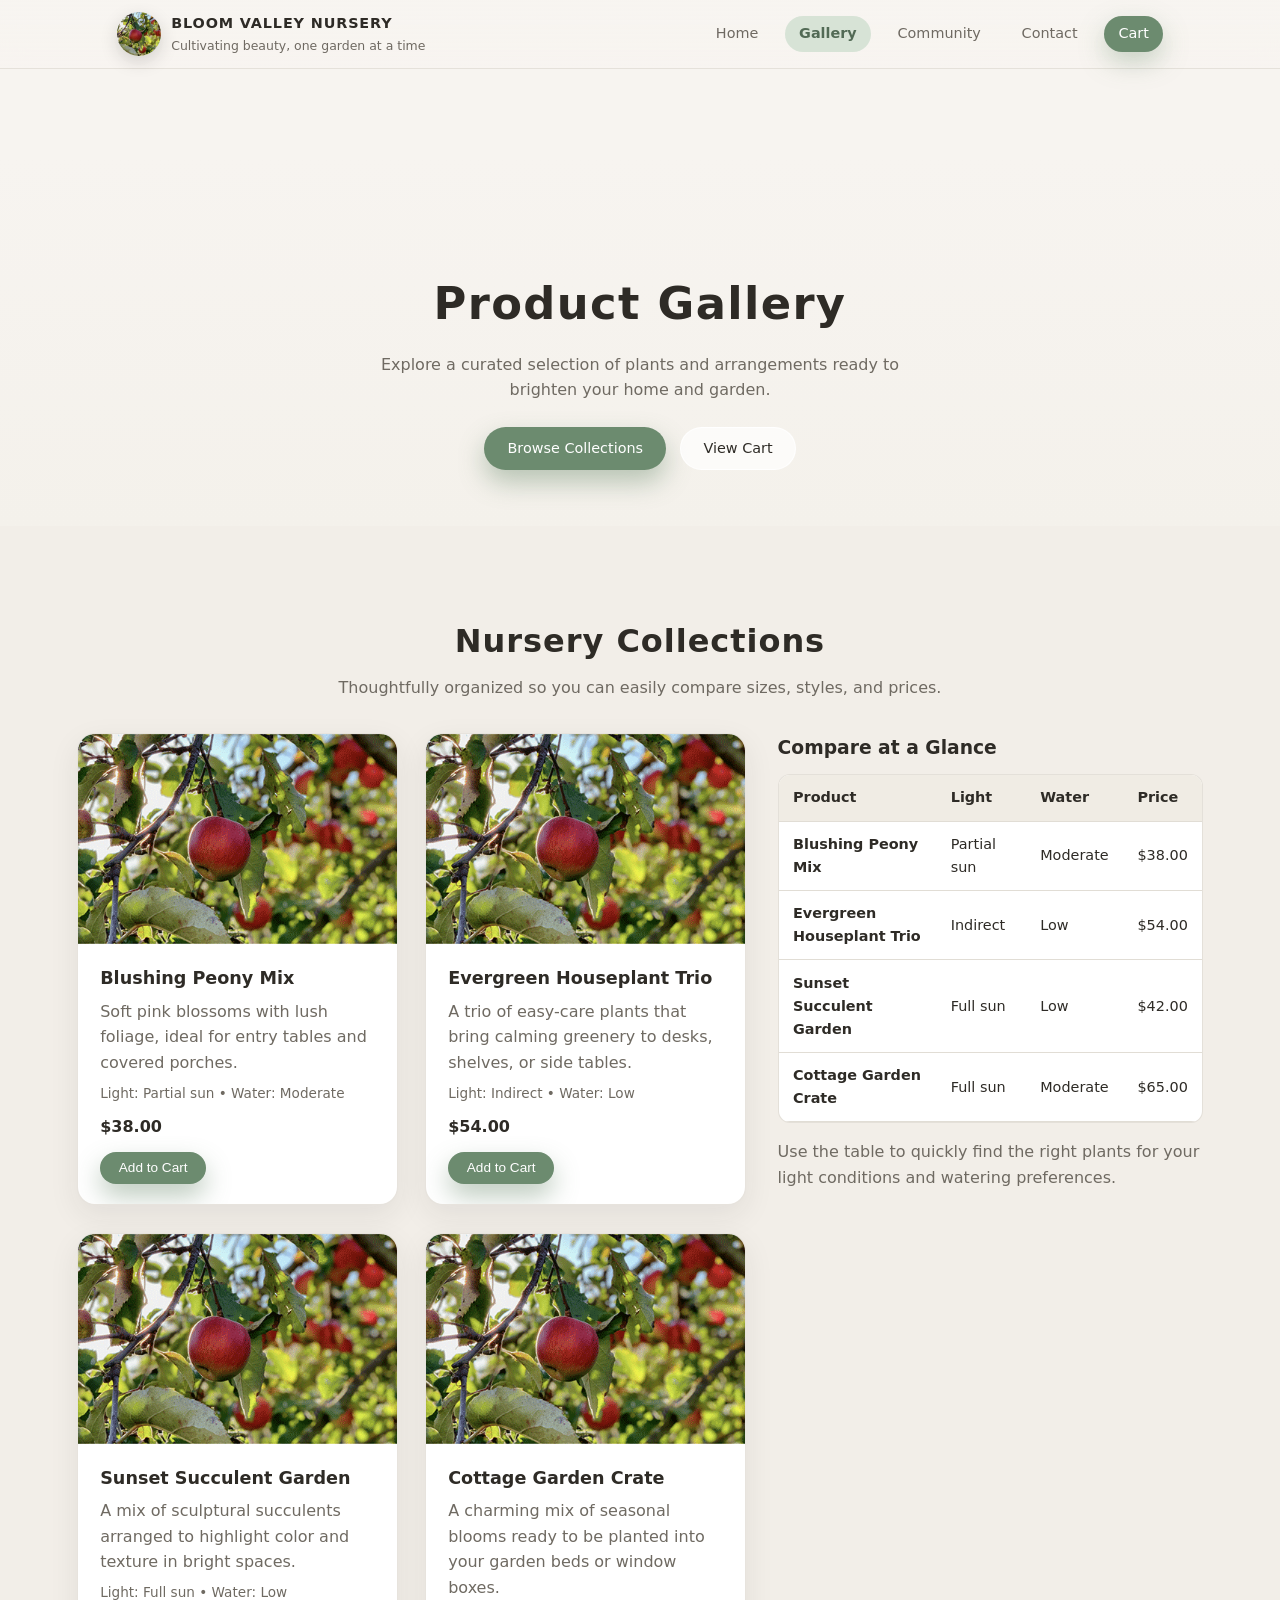
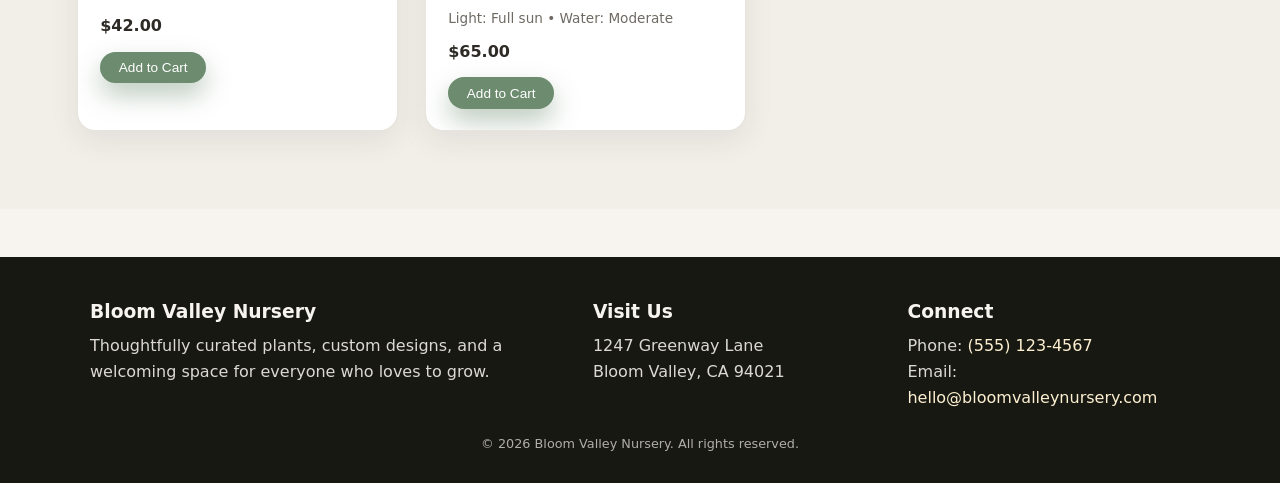
<file: WebDevClass/gallery.html>
<!DOCTYPE html>
<html lang="en">
<head>
  <meta charset="UTF-8">
  <title>Bloom Valley Nursery | Product Gallery</title>
  <meta name="viewport" content="width=device-width, initial-scale=1.0">
  <meta name="description" content="Browse Bloom Valley Nursery’s curated gallery of plants, arrangements, and garden essentials.">
  <link rel="stylesheet" href="css/styles.css">
</head>
<body data-page="gallery">
  <a class="skip-link" href="#main-content">Skip to main content</a>

  <header class="site-header">
    <div class="header-inner">
      <a href="index.html" class="brand">
        <img src="images/Client1_AppleTree.png" alt="Bloom Valley Nursery logo" class="brand-logo">
        <div class="brand-text">
          <span class="brand-name">Bloom Valley Nursery</span>
          <span class="brand-tagline">Cultivating beauty, one garden at a time</span>
        </div>
      </a>

      <button class="nav-toggle" aria-label="Toggle navigation" aria-expanded="false" aria-controls="primary-nav">
        <span class="nav-toggle-bar"></span>
        <span class="nav-toggle-bar"></span>
        <span class="nav-toggle-bar"></span>
      </button>

      <nav id="primary-nav" class="site-nav" aria-label="Primary navigation">
        <ul>
          <li><a href="index.html" class="nav-link">Home</a></li>
          <li><a href="gallery.html" class="nav-link current">Gallery</a></li>
          <li><a href="community.html" class="nav-link">Community</a></li>
          <li><a href="contact.html" class="nav-link">Contact</a></li>
          <li><a href="cart.html" class="nav-link nav-cta">Cart</a></li>
        </ul>
      </nav>
    </div>
  </header>

  <main id="main-content">
    <section class="hero hero-soft">
      <div class="hero-content">
        <h1>Product Gallery</h1>
        <p>Explore a curated selection of plants and arrangements ready to brighten your home and garden.</p>
        <div class="hero-actions">
          <a href="#gallery-section" class="btn btn-primary">Browse Collections</a>
          <a href="cart.html" class="btn btn-ghost">View Cart</a>
        </div>
      </div>
    </section>

    <section id="gallery-section" class="section section-gallery" aria-labelledby="gallery-heading">
      <div class="section-header">
        <h2 id="gallery-heading">Nursery Collections</h2>
        <p>Thoughtfully organized so you can easily compare sizes, styles, and prices.</p>
      </div>

      <div class="product-layout">
        <div class="product-grid">
          <article class="product-card" data-product-id="1">
            <img src="images/Client1_AppleTree.png" alt="Blushing peony arrangement in a ceramic pot" class="product-image">
            <div class="product-body">
              <h3>Blushing Peony Mix</h3>
              <p class="product-description">Soft pink blossoms with lush foliage, ideal for entry tables and covered porches.</p>
              <p class="product-meta">Light: Partial sun • Water: Moderate</p>
              <p class="product-price">$38.00</p>
              <button class="btn btn-primary btn-sm add-to-cart-btn" type="button">Add to Cart</button>
            </div>
          </article>

          <article class="product-card" data-product-id="2">
            <img src="images/Client1_AppleTree.png" alt="Set of three leafy green houseplants in white planters" class="product-image">
            <div class="product-body">
              <h3>Evergreen Houseplant Trio</h3>
              <p class="product-description">A trio of easy-care plants that bring calming greenery to desks, shelves, or side tables.</p>
              <p class="product-meta">Light: Indirect • Water: Low</p>
              <p class="product-price">$54.00</p>
              <button class="btn btn-primary btn-sm add-to-cart-btn" type="button">Add to Cart</button>
            </div>
          </article>

          <article class="product-card" data-product-id="3">
            <img src="images/Client1_AppleTree.png" alt="Stone bowl filled with colorful succulent varieties" class="product-image">
            <div class="product-body">
              <h3>Sunset Succulent Garden</h3>
              <p class="product-description">A mix of sculptural succulents arranged to highlight color and texture in bright spaces.</p>
              <p class="product-meta">Light: Full sun • Water: Low</p>
              <p class="product-price">$42.00</p>
              <button class="btn btn-primary btn-sm add-to-cart-btn" type="button">Add to Cart</button>
            </div>
          </article>

          <article class="product-card" data-product-id="4">
            <img src="images/Client1_AppleTree.png" alt="Assorted flowering plants in a wooden crate" class="product-image">
            <div class="product-body">
              <h3>Cottage Garden Crate</h3>
              <p class="product-description">A charming mix of seasonal blooms ready to be planted into your garden beds or window boxes.</p>
              <p class="product-meta">Light: Full sun • Water: Moderate</p>
              <p class="product-price">$65.00</p>
              <button class="btn btn-primary btn-sm add-to-cart-btn" type="button">Add to Cart</button>
            </div>
          </article>
        </div>

        <aside class="product-table-wrapper" aria-label="Product comparison table">
          <h3>Compare at a Glance</h3>
          <div class="table-scroll">
            <table class="product-table">
              <thead>
                <tr>
                  <th scope="col">Product</th>
                  <th scope="col">Light</th>
                  <th scope="col">Water</th>
                  <th scope="col">Price</th>
                </tr>
              </thead>
              <tbody>
                <tr>
                  <th scope="row">Blushing Peony Mix</th>
                  <td>Partial sun</td>
                  <td>Moderate</td>
                  <td>$38.00</td>
                </tr>
                <tr>
                  <th scope="row">Evergreen Houseplant Trio</th>
                  <td>Indirect</td>
                  <td>Low</td>
                  <td>$54.00</td>
                </tr>
                <tr>
                  <th scope="row">Sunset Succulent Garden</th>
                  <td>Full sun</td>
                  <td>Low</td>
                  <td>$42.00</td>
                </tr>
                <tr>
                  <th scope="row">Cottage Garden Crate</th>
                  <td>Full sun</td>
                  <td>Moderate</td>
                  <td>$65.00</td>
                </tr>
              </tbody>
            </table>
          </div>
          <p class="muted">Use the table to quickly find the right plants for your light conditions and watering preferences.</p>
        </aside>
      </div>

      <p id="gallery-message" class="form-message" role="status" aria-live="polite"></p>
    </section>
  </main>

  <footer class="site-footer">
    <div class="footer-inner">
      <div class="footer-column">
        <h3>Bloom Valley Nursery</h3>
        <p>Thoughtfully curated plants, custom designs, and a welcoming space for everyone who loves to grow.</p>
      </div>
      <div class="footer-column">
        <h3>Visit Us</h3>
        <p>1247 Greenway Lane<br>Bloom Valley, CA 94021</p>
      </div>
      <div class="footer-column">
        <h3>Connect</h3>
        <p>
          Phone: <a href="tel:+15551234567">(555) 123-4567</a><br>
          Email: <a href="mailto:hello@bloomvalleynursery.com">hello@bloomvalleynursery.com</a>
        </p>
      </div>
    </div>
    <p class="footer-bottom">&copy; <span id="footer-year"></span> Bloom Valley Nursery. All rights reserved.</p>
  </footer>

  <script src="js/app.js"></script>
</body>
</html>
</file>
<file: WebDevClass/css/styles.css>
/* =========================
   Base Styles & Typography
   ========================= */

:root {
  --color-background: #f7f4f0;
  --color-background-alt: #f2eee8;
  --color-surface: #ffffff;
  --color-surface-soft: #f5f3ee;
  --color-accent: #6c8b6f;
  --color-accent-dark: #526a55;
  --color-accent-soft: #d7e3d6;
  --color-text: #2e2b26;
  --color-text-muted: #6f6a62;
  --color-border-subtle: #e1ddd5;
  --color-danger: #9b3b3b;
  --color-focus: #1f5f7a;
  --shadow-soft: 0 10px 30px rgba(33, 37, 41, 0.08);
  --radius-large: 18px;
  --radius-medium: 12px;
  --radius-small: 8px;

  --font-sans: system-ui, -apple-system, BlinkMacSystemFont, "Segoe UI", sans-serif;

  --transition-fast: 150ms ease-out;
  --transition-normal: 220ms ease-out;
}

*,
*::before,
*::after {
  box-sizing: border-box;
}

html {
  scroll-behavior: smooth;
}

body {
  margin: 0;
  font-family: var(--font-sans);
  color: var(--color-text);
  background-color: var(--color-background);
  line-height: 1.6;
}

/* =========================
   Accessibility
   ========================= */

.visually-hidden {
  position: absolute;
  width: 1px;
  height: 1px;
  margin: -1px;
  padding: 0;
  overflow: hidden;
  clip: rect(0 0 0 0);
  border: 0;
}

.skip-link {
  position: absolute;
  top: 0.75rem;
  left: 0.75rem;
  padding: 0.6rem 1rem;
  background-color: var(--color-accent);
  color: #fff;
  border-radius: 999px;
  text-decoration: none;
  transform: translateY(-150%);
  transition: transform var(--transition-normal);
  z-index: 1000;
}

.skip-link:focus {
  transform: translateY(0);
}

/* Focus styles */

a,
button,
input,
textarea,
select {
  outline-color: var(--color-focus);
  outline-offset: 2px;
}

/* =========================
   Layout Helpers
   ========================= */

main {
  padding-top: 90px;
}

.section {
  padding: 4rem 6vw;
}

.section-header {
  max-width: 720px;
  margin: 0 auto 2rem;
  text-align: center;
}

.section-header h2 {
  margin-bottom: 0.5rem;
  font-size: 2rem;
  letter-spacing: 0.03em;
}

.section-header p {
  margin: 0;
  color: var(--color-text-muted);
}

.card-grid {
  display: grid;
  gap: 1.75rem;
}

.card-grid-2 {
  grid-template-columns: repeat(2, minmax(0, 1fr));
}

.card-grid-3 {
  grid-template-columns: repeat(3, minmax(0, 1fr));
}

/* =========================
   Header & Navigation
   ========================= */

.site-header {
  position: sticky;
  top: 0;
  z-index: 900;
  background: linear-gradient(to bottom, rgba(247, 244, 240, 0.96), rgba(247, 244, 240, 0.9));
  backdrop-filter: blur(14px);
  border-bottom: 1px solid rgba(225, 221, 213, 0.8);
}

.header-inner {
  display: flex;
  align-items: center;
  justify-content: space-between;
  padding: 0.75rem 6vw;
  max-width: 1200px;
  margin: 0 auto;
}

.brand {
  display: flex;
  align-items: center;
  gap: 0.65rem;
  text-decoration: none;
  color: var(--color-text);
}

.brand-logo {
  width: 44px;
  height: 44px;
  border-radius: 999px;
  object-fit: cover;
  box-shadow: 0 6px 18px rgba(0, 0, 0, 0.15);
}

.brand-text {
  display: flex;
  flex-direction: column;
}

.brand-name {
  font-weight: 600;
  letter-spacing: 0.06em;
  text-transform: uppercase;
  font-size: 0.9rem;
}

.brand-tagline {
  font-size: 0.78rem;
  color: var(--color-text-muted);
}

.site-nav ul {
  list-style: none;
  display: flex;
  align-items: center;
  gap: 0.75rem;
  margin: 0;
  padding: 0;
}

.nav-link {
  display: inline-flex;
  align-items: center;
  padding: 0.4rem 0.9rem;
  border-radius: 999px;
  text-decoration: none;
  font-size: 0.9rem;
  color: var(--color-text-muted);
  transition: background-color var(--transition-fast), color var(--transition-fast), box-shadow var(--transition-fast);
}

.nav-link:hover {
  background-color: var(--color-surface);
  color: var(--color-text);
  box-shadow: 0 8px 18px rgba(0, 0, 0, 0.04);
}

.nav-link.current {
  background-color: var(--color-accent-soft);
  color: var(--color-accent-dark);
  font-weight: 600;
}

.nav-link.nav-cta {
  background-color: var(--color-accent);
  color: #fff;
  box-shadow: 0 10px 26px rgba(108, 139, 111, 0.35);
}

.nav-link.nav-cta:hover {
  background-color: var(--color-accent-dark);
  color: #fff;
}

/* Mobile nav toggle */

.nav-toggle {
  display: none;
  background: none;
  border: 1px solid rgba(168, 162, 146, 0.4);
  border-radius: 999px;
  padding: 0.4rem 0.55rem;
  cursor: pointer;
}

.nav-toggle-bar {
  display: block;
  width: 18px;
  height: 2px;
  margin: 3px 0;
  background-color: var(--color-text);
  border-radius: 999px;
}

/* =========================
   Hero
   ========================= */

.hero {
  padding: 4.5rem 6vw 3.5rem;
  background: radial-gradient(circle at 0% 0%, #dfe9dd 0, transparent 55%), radial-gradient(circle at 100% 100%, #f3dfc8 0, transparent 55%), linear-gradient(to bottom, #f7f4f0, #f5f2ec);
}

.hero-soft {
  background: linear-gradient(to bottom, #f7f4f0, #f4f1eb);
}

.hero-content {
  max-width: 720px;
  margin: 0 auto;
  text-align: center;
}

.hero h1 {
  font-size: clamp(2.3rem, 4vw, 2.8rem);
  margin-bottom: 0.75rem;
  letter-spacing: 0.03em;
}

.hero p {
  margin: 0 auto 1.5rem;
  max-width: 580px;
  color: var(--color-text-muted);
}

.hero-actions {
  display: flex;
  flex-wrap: wrap;
  justify-content: center;
  gap: 0.85rem;
}

.hero-highlight {
  display: flex;
  justify-content: center;
  margin-top: 1.5rem;
}

.hero-pill {
  display: inline-flex;
  align-items: center;
  justify-content: center;
  padding: 0.55rem 1.4rem;
  border-radius: 999px;
  background-color: rgba(255, 255, 255, 0.88);
  box-shadow: 0 12px 30px rgba(0, 0, 0, 0.06);
  font-size: 0.82rem;
  color: var(--color-text-muted);
}

/* =========================
   Buttons
   ========================= */

.btn {
  display: inline-flex;
  align-items: center;
  justify-content: center;
  border-radius: 999px;
  padding: 0.55rem 1.4rem;
  font-size: 0.9rem;
  border: 1px solid transparent;
  cursor: pointer;
  text-decoration: none;
  white-space: nowrap;
  transition: background-color var(--transition-normal), color var(--transition-normal), box-shadow var(--transition-normal), border-color var(--transition-normal), transform var(--transition-fast);
}

.btn-primary {
  background-color: var(--color-accent);
  color: #fff;
  box-shadow: 0 12px 26px rgba(108, 139, 111, 0.45);
}

.btn-primary:hover {
  background-color: var(--color-accent-dark);
  transform: translateY(-1px);
}

.btn-secondary {
  background-color: #fff;
  border-color: var(--color-accent-soft);
  color: var(--color-accent-dark);
  box-shadow: 0 8px 20px rgba(0, 0, 0, 0.08);
}

.btn-secondary:hover {
  border-color: var(--color-accent);
}

.btn-outline {
  background-color: transparent;
  border-color: rgba(108, 139, 111, 0.5);
  color: var(--color-accent-dark);
}

.btn-outline:hover {
  background-color: rgba(215, 227, 214, 0.4);
}

.btn-ghost {
  background-color: rgba(255, 255, 255, 0.7);
  color: var(--color-text);
  border-color: rgba(255, 255, 255, 0.9);
}

.btn-ghost:hover {
  background-color: #fff;
}

.btn-sm {
  padding: 0.45rem 1.1rem;
  font-size: 0.85rem;
}

.btn-block {
  width: 100%;
}

/* =========================
   Cards & Content Sections
   ========================= */

.product-card,
.info-card,
.testimonial-card,
.aside-card,
.summary-card {
  background-color: var(--color-surface);
  border-radius: var(--radius-large);
  padding: 1.4rem 1.5rem;
  box-shadow: var(--shadow-soft);
  border: 1px solid rgba(225, 221, 213, 0.8);
}

.product-card {
  display: flex;
  flex-direction: column;
  overflow: hidden;
  padding: 0;
}

.product-image {
  width: 100%;
  height: 210px;
  object-fit: cover;
}

.product-body {
  padding: 1.25rem 1.4rem 1.3rem;
}

.product-body h3 {
  margin-top: 0;
  margin-bottom: 0.4rem;
  font-size: 1.1rem;
}

.product-description {
  margin-top: 0;
  margin-bottom: 0.45rem;
  color: var(--color-text-muted);
}

.product-meta {
  margin-top: 0;
  margin-bottom: 0.6rem;
  font-size: 0.85rem;
  color: var(--color-text-muted);
}

.product-price {
  margin-top: 0;
  margin-bottom: 0.8rem;
  font-weight: 600;
}

.info-card h3 {
  margin-top: 0;
  margin-bottom: 0.4rem;
}

.info-card p {
  margin-top: 0;
}

.testimonial-card {
  position: relative;
  padding-top: 1.7rem;
}

.testimonial-card::before {
  content: "“";
  position: absolute;
  top: 0.5rem;
  left: 1.1rem;
  font-size: 2.2rem;
  color: var(--color-accent-soft);
}

.testimonial-quote {
  margin: 0 0 0.75rem;
  color: var(--color-text);
}

.testimonial-name {
  margin: 0;
  font-size: 0.9rem;
  color: var(--color-text-muted);
}

/* Section-specific layouts */

.section-featured {
  background-color: var(--color-background-alt);
}

.section-split {
  display: grid;
  grid-template-columns: minmax(0, 2fr) minmax(0, 1.1fr);
  gap: 2.2rem;
  align-items: flex-start;
}

.section-split .section-content {
  max-width: 640px;
}

.icon-list {
  list-style: none;
  padding: 0;
  margin: 1.5rem 0 0;
  display: grid;
  gap: 1.25rem;
}

.icon-list h3 {
  margin: 0 0 0.25rem;
  font-size: 1.05rem;
}

.icon-list p {
  margin: 0;
  color: var(--color-text-muted);
}

.section-aside {
  max-width: 380px;
  margin-left: auto;
}

.aside-card h3 {
  margin-top: 0;
}

.aside-note {
  margin-top: 0.6rem;
  font-size: 0.85rem;
  color: var(--color-text-muted);
}

.section-custom {
  background-color: var(--color-surface-soft);
}

.section-cta-row {
  margin-top: 1.8rem;
  display: flex;
  flex-wrap: wrap;
  gap: 0.75rem;
  justify-content: center;
}

.link-inline {
  text-decoration: none;
  color: var(--color-accent-dark);
  font-size: 0.92rem;
}

.link-inline:hover {
  text-decoration: underline;
}

/* Visit section */

.section-visit {
  background-color: var(--color-background);
}

.visit-grid {
  display: grid;
  grid-template-columns: minmax(0, 1.2fr) minmax(0, 1.2fr);
  gap: 2rem;
  align-items: stretch;
}

.visit-details h3 {
  margin-top: 0;
  margin-bottom: 0.25rem;
}

.visit-details p {
  margin-top: 0;
  margin-bottom: 0.9rem;
}

.visit-card {
  background-color: var(--color-surface);
  border-radius: var(--radius-large);
  padding: 1.6rem 1.7rem;
  box-shadow: var(--shadow-soft);
  border: 1px solid rgba(225, 221, 213, 0.9);
}

.checklist {
  list-style: none;
  padding: 0;
  margin: 0 0 1rem;
}

.checklist li {
  position: relative;
  padding-left: 1.2rem;
  margin-bottom: 0.4rem;
  font-size: 0.95rem;
}

.checklist li::before {
  content: "•";
  position: absolute;
  left: 0;
  top: 0.1rem;
  color: var(--color-accent-dark);
}

/* About & forms */

.about-layout {
  display: grid;
  grid-template-columns: minmax(0, 2fr) minmax(0, 1.3fr);
  gap: 2.2rem;
  align-items: flex-start;
}

.about-text p {
  margin-top: 0;
  margin-bottom: 1rem;
}

.section-forms {
  background-color: var(--color-background-alt);
}

.forms-grid {
  display: grid;
  grid-template-columns: repeat(2, minmax(0, 1fr));
  gap: 2rem;
}

.form-card h2 {
  margin-top: 0;
  margin-bottom: 0.5rem;
}

/* Community page */

.section-community {
  background-color: var(--color-surface-soft);
}

.community-grid {
  display: grid;
  grid-template-columns: repeat(3, minmax(0, 1fr));
  gap: 1.75rem;
}

/* Gallery layout */

.section-gallery {
  background-color: var(--color-background-alt);
}

.product-layout {
  display: grid;
  grid-template-columns: minmax(0, 2.2fr) minmax(0, 1.4fr);
  gap: 2rem;
  align-items: flex-start;
}

.product-grid {
  display: grid;
  grid-template-columns: repeat(2, minmax(0, 1fr));
  gap: 1.7rem;
}

.product-table-wrapper h3 {
  margin-top: 0;
  margin-bottom: 0.7rem;
}

.table-scroll {
  overflow-x: auto;
  border-radius: var(--radius-medium);
  border: 1px solid rgba(225, 221, 213, 0.9);
  background-color: var(--color-surface);
}

/* Tables */

table {
  width: 100%;
  border-collapse: collapse;
  font-size: 0.9rem;
}

thead {
  background-color: #f0ece4;
}

th,
td {
  padding: 0.7rem 0.9rem;
  text-align: left;
  border-bottom: 1px solid var(--color-border-subtle);
}

th {
  font-weight: 600;
}

/* Cart */

.section-cart {
  background-color: var(--color-background);
}

.cart-layout {
  display: grid;
  grid-template-columns: minmax(0, 2.2fr) minmax(0, 1.4fr);
  gap: 2rem;
  align-items: flex-start;
}

.cart-table tbody tr:last-child td {
  border-bottom: none;
}

.cart-summary .summary-card {
  margin-top: 0;
}

.summary-card h3 {
  margin-top: 0;
  margin-bottom: 0.5rem;
}

.summary-list {
  margin: 0 0 1rem;
}

.summary-row {
  display: flex;
  justify-content: space-between;
  gap: 1rem;
  margin-bottom: 0.3rem;
}

.summary-row-total {
  border-top: 1px solid var(--color-border-subtle);
  padding-top: 0.4rem;
  margin-top: 0.4rem;
  font-weight: 600;
}

/* =========================
   Forms
   ========================= */

form {
  margin-top: 1rem;
}

.form-group {
  margin-bottom: 0.9rem;
}

label {
  display: inline-block;
  margin-bottom: 0.25rem;
  font-size: 0.86rem;
  letter-spacing: 0.03em;
  text-transform: uppercase;
  color: var(--color-text-muted);
}

input,
textarea,
select {
  width: 100%;
  padding: 0.6rem 0.7rem;
  border-radius: 9px;
  border: 1px solid rgba(190, 184, 171, 0.9);
  background-color: #fdfbf8;
  font: inherit;
  color: var(--color-text);
  transition: border-color var(--transition-fast), box-shadow var(--transition-fast), background-color var(--transition-fast);
}

input:focus,
textarea:focus,
select:focus {
  border-color: var(--color-focus);
  box-shadow: 0 0 0 1px var(--color-focus);
  background-color: #fff;
}

textarea {
  resize: vertical;
}

.form-inline {
  display: flex;
  flex-wrap: wrap;
  gap: 0.75rem;
  justify-content: center;
  align-items: flex-end;
  max-width: 560px;
  margin: 0.5rem auto 0;
}

.form-inline .form-group {
  flex: 1 1 220px;
  margin-bottom: 0;
}

.form-message {
  margin-top: 0.75rem;
  font-size: 0.9rem;
  text-align: center;
}

/* Feedback / validation messages */

.form-message.success {
  color: var(--color-accent-dark);
}

.form-message.error {
  color: var(--color-danger);
}

input.error,
textarea.error {
  border-color: var(--color-danger);
}

/* =========================
   Text Utilities
   ========================= */

.muted {
  color: var(--color-text-muted);
}

.small {
  font-size: 0.85rem;
}

/* =========================
   Footer
   ========================= */

.site-footer {
  padding: 2.5rem 6vw 1.8rem;
  background-color: #181813;
  color: #f7f4f0;
  margin-top: 3rem;
}

.footer-inner {
  display: grid;
  grid-template-columns: minmax(0, 2fr) repeat(2, minmax(0, 1.2fr));
  gap: 2rem;
  max-width: 1100px;
  margin: 0 auto 1.5rem;
}

.footer-column h3 {
  margin-top: 0;
  margin-bottom: 0.4rem;
}

.footer-column p {
  margin: 0;
  color: rgba(247, 244, 240, 0.88);
}

.site-footer a {
  color: #fdf0d0;
  text-decoration: none;
}

.site-footer a:hover {
  text-decoration: underline;
}

.footer-bottom {
  margin: 0;
  text-align: center;
  font-size: 0.8rem;
  color: rgba(247, 244, 240, 0.68);
}

/* =========================
   Responsive Design
   ========================= */

@media (max-width: 960px) {
  .section {
    padding: 3.1rem 6vw;
  }

  .card-grid-3 {
    grid-template-columns: repeat(2, minmax(0, 1fr));
  }

  .community-grid {
    grid-template-columns: repeat(2, minmax(0, 1fr));
  }

  .section-split,
  .visit-grid,
  .about-layout,
  .forms-grid,
  .product-layout,
  .cart-layout {
    grid-template-columns: minmax(0, 1fr);
  }

  .section-aside,
  .visit-cta {
    max-width: 480px;
  }

  .section-aside,
  .visit-cta,
  .about-highlight {
    margin: 0 auto;
  }
}

@media (max-width: 768px) {
  main {
    padding-top: 80px;
  }

  .header-inner {
    padding-inline: 5vw;
  }

  .nav-toggle {
    display: inline-flex;
  }

  .site-nav {
    position: absolute;
    inset-inline: 0;
    top: 100%;
    background-color: rgba(247, 244, 240, 0.97);
    border-bottom: 1px solid rgba(225, 221, 213, 0.9);
    transform-origin: top;
    transform: scaleY(0.8);
    opacity: 0;
    pointer-events: none;
    transition: opacity var(--transition-normal), transform var(--transition-normal);
  }

  .site-nav ul {
    flex-direction: column;
    align-items: flex-start;
    padding: 0.75rem 6vw 1rem;
  }

  .site-nav.open {
    transform: scaleY(1);
    opacity: 1;
    pointer-events: auto;
  }

  .product-grid {
    grid-template-columns: minmax(0, 1fr);
  }

  .card-grid-3,
  .community-grid {
    grid-template-columns: minmax(0, 1fr);
  }

  .footer-inner {
    grid-template-columns: minmax(0, 1fr);
  }

  .hero {
    padding-top: 3.5rem;
  }
}

@media (max-width: 520px) {
  .section {
    padding-inline: 5vw;
  }

  .hero-actions {
    flex-direction: column;
  }

  .form-inline {
    flex-direction: column;
    align-items: stretch;
  }

  .forms-grid {
    grid-template-columns: minmax(0, 1fr);
  }

  .card-grid-2 {
    grid-template-columns: minmax(0, 1fr);
  }
}
</file>
